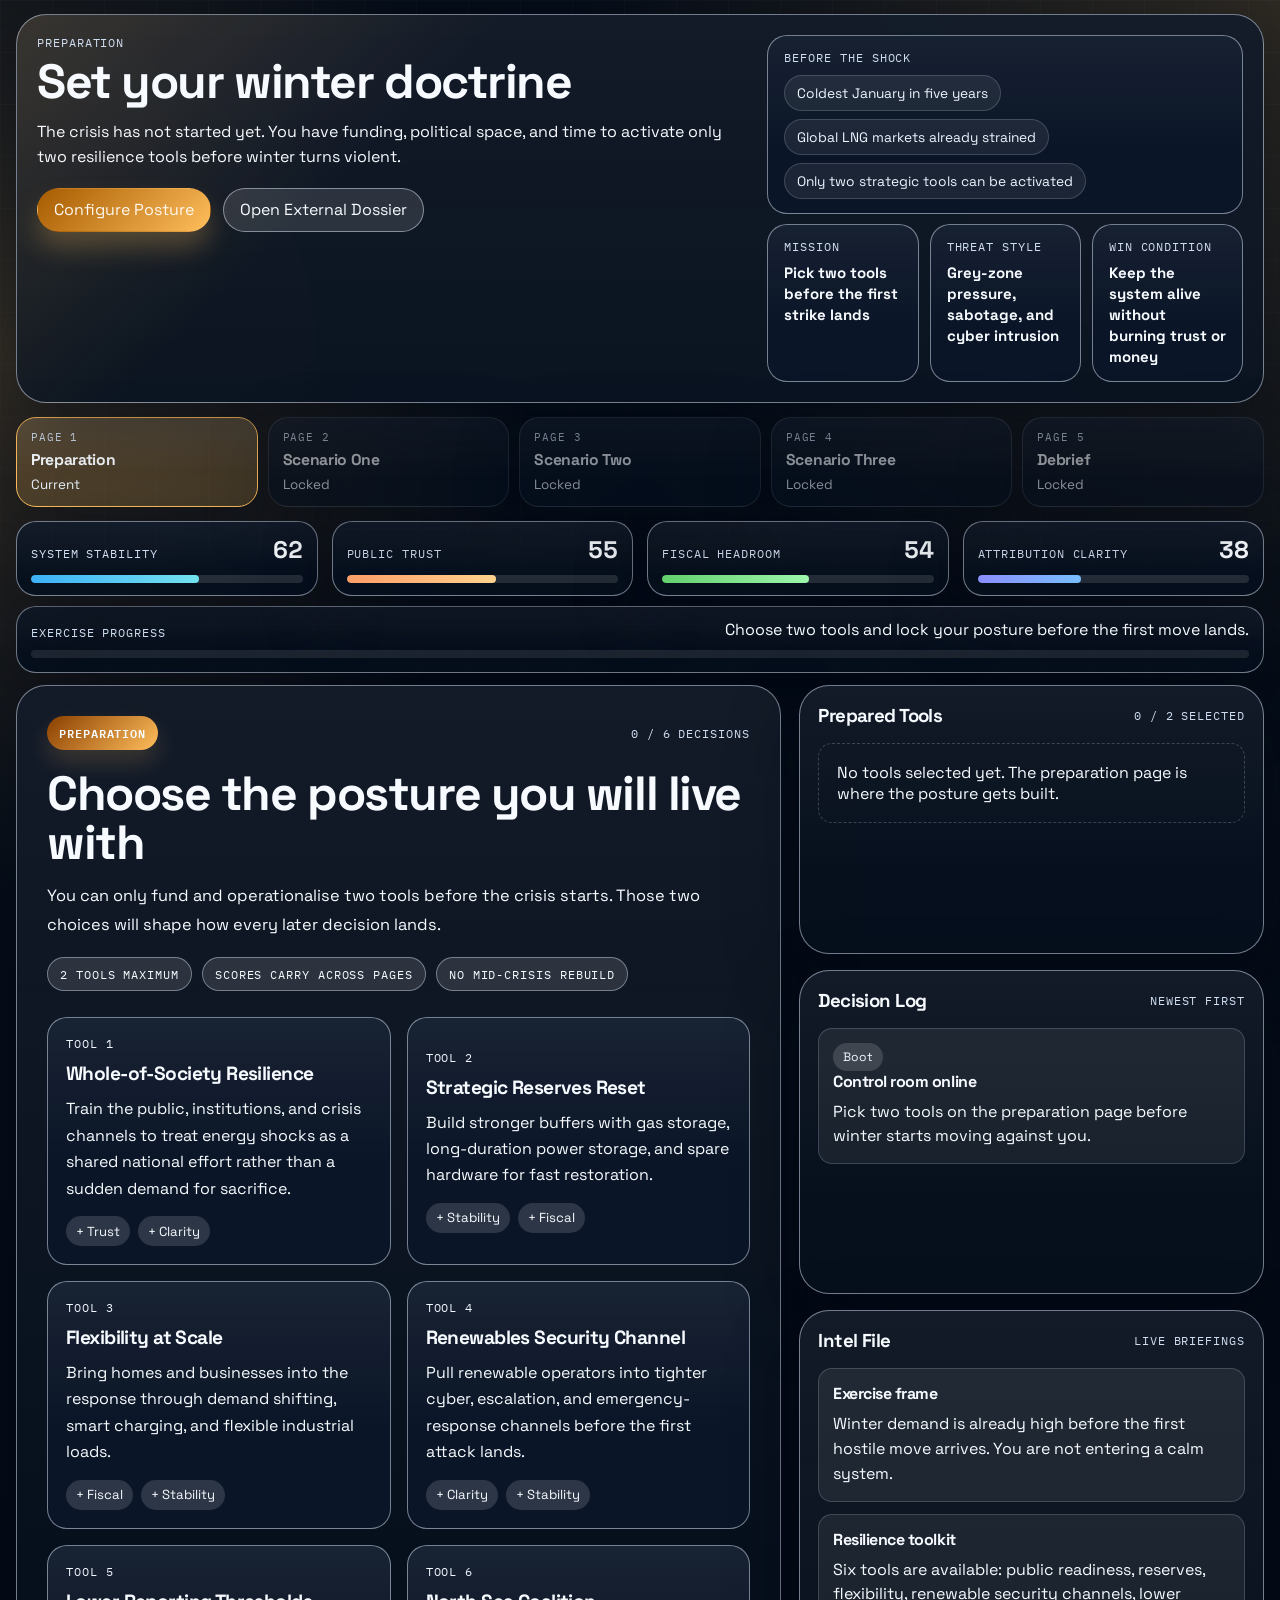
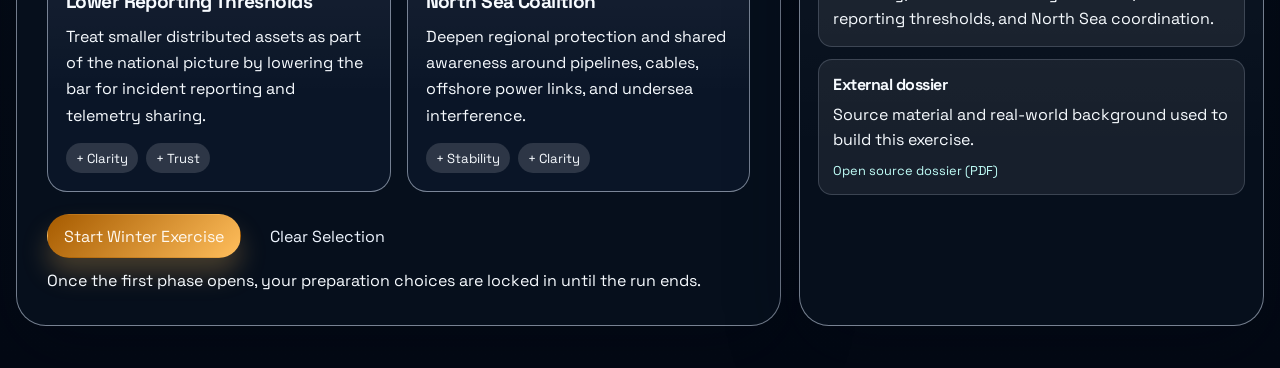
<file: index.html>
<!doctype html>
<html lang="en">
  <head>
    <meta charset="utf-8" />
    <meta name="viewport" content="width=device-width, initial-scale=1" />
    <title>Grey Zone Grid | Preparation</title>
    <link rel="preconnect" href="https://fonts.googleapis.com" />
    <link rel="preconnect" href="https://fonts.gstatic.com" crossorigin />
    <link
      href="https://fonts.googleapis.com/css2?family=IBM+Plex+Mono:wght@400;500;600&family=Space+Grotesk:wght@400;500;700&display=swap"
      rel="stylesheet"
    />
    <link rel="stylesheet" href="styles.css?v=20260312l" />
  </head>
  <body data-page="prep">
    <div class="app-shell">
      <header class="hero">
        <div class="hero-copy">
          <p class="eyebrow" id="pageEyebrow"></p>
          <h1 id="pageHeading"></h1>
          <p class="hero-dek" id="pageDek"></p>
          <div class="hero-actions" id="heroActions"></div>
        </div>

        <div class="hero-side">
          <div class="schematic-card">
            <p class="mini-label" id="pageContextLabel"></p>
            <div class="schematic-grid" aria-hidden="true">
              <span class="schematic-node node-gas"></span>
              <span class="schematic-node node-grid"></span>
              <span class="schematic-node node-wind"></span>
              <span class="schematic-node node-terminal"></span>
              <span class="schematic-line line-one"></span>
              <span class="schematic-line line-two"></span>
              <span class="schematic-line line-three"></span>
            </div>
            <ul class="scenario-list" id="pageContextList"></ul>
          </div>

          <div class="hero-stat-grid" id="pageStatGrid"></div>
        </div>
      </header>

      <nav class="phase-nav" id="phaseNav" aria-label="Game phases"></nav>

      <main class="control-room" id="game">
        <section class="metric-strip" aria-label="Current resilience scores">
          <article class="metric-card metric-stability">
            <div class="metric-head">
              <span class="metric-label">System Stability</span>
              <span class="metric-value" id="metric-stability-value">62</span>
            </div>
            <div class="metric-bar">
              <span class="metric-fill" id="metric-stability-fill"></span>
            </div>
            <p class="metric-copy" id="metric-stability-copy"></p>
          </article>

          <article class="metric-card metric-trust">
            <div class="metric-head">
              <span class="metric-label">Public Trust</span>
              <span class="metric-value" id="metric-trust-value">55</span>
            </div>
            <div class="metric-bar">
              <span class="metric-fill" id="metric-trust-fill"></span>
            </div>
            <p class="metric-copy" id="metric-trust-copy"></p>
          </article>

          <article class="metric-card metric-fiscal">
            <div class="metric-head">
              <span class="metric-label">Fiscal Headroom</span>
              <span class="metric-value" id="metric-fiscal-value">54</span>
            </div>
            <div class="metric-bar">
              <span class="metric-fill" id="metric-fiscal-fill"></span>
            </div>
            <p class="metric-copy" id="metric-fiscal-copy"></p>
          </article>

          <article class="metric-card metric-clarity">
            <div class="metric-head">
              <span class="metric-label">Attribution Clarity</span>
              <span class="metric-value" id="metric-clarity-value">38</span>
            </div>
            <div class="metric-bar">
              <span class="metric-fill" id="metric-clarity-fill"></span>
            </div>
            <p class="metric-copy" id="metric-clarity-copy"></p>
          </article>
        </section>

        <section class="progress-panel">
          <div class="progress-head">
            <p class="mini-label">Exercise Progress</p>
            <p class="progress-text" id="progressText"></p>
          </div>
          <div class="progress-track" aria-hidden="true">
            <span class="progress-fill" id="progressFill"></span>
          </div>
        </section>

        <section class="room-grid">
          <section class="stage-panel" aria-live="polite">
            <div class="stage-header">
              <span class="phase-chip" id="phaseChip"></span>
              <span class="event-counter" id="eventCounter"></span>
            </div>
            <h2 class="stage-title" id="stageTitle"></h2>
            <p class="stage-lead" id="stageLead"></p>
            <div class="signal-row" id="signalRow"></div>
            <div class="stage-body" id="stageBody"></div>
          </section>

          <aside class="sidebar">
            <section class="panel">
              <div class="panel-head">
                <h3>Prepared Tools</h3>
                <span class="panel-meta" id="toolCounter"></span>
              </div>
              <div class="tool-summary" id="toolSummary"></div>
            </section>

            <section class="panel">
              <div class="panel-head">
                <h3>Decision Log</h3>
                <span class="panel-meta">Newest first</span>
              </div>
              <div class="log-list" id="decisionLog"></div>
            </section>

            <section class="panel">
              <div class="panel-head">
                <h3>Intel File</h3>
                <span class="panel-meta">Live briefings</span>
              </div>
              <div class="source-list" id="sourceList"></div>
            </section>
          </aside>
        </section>
      </main>
    </div>

    <script src="app.js?v=20260312j"></script>
  </body>
</html>
</file>
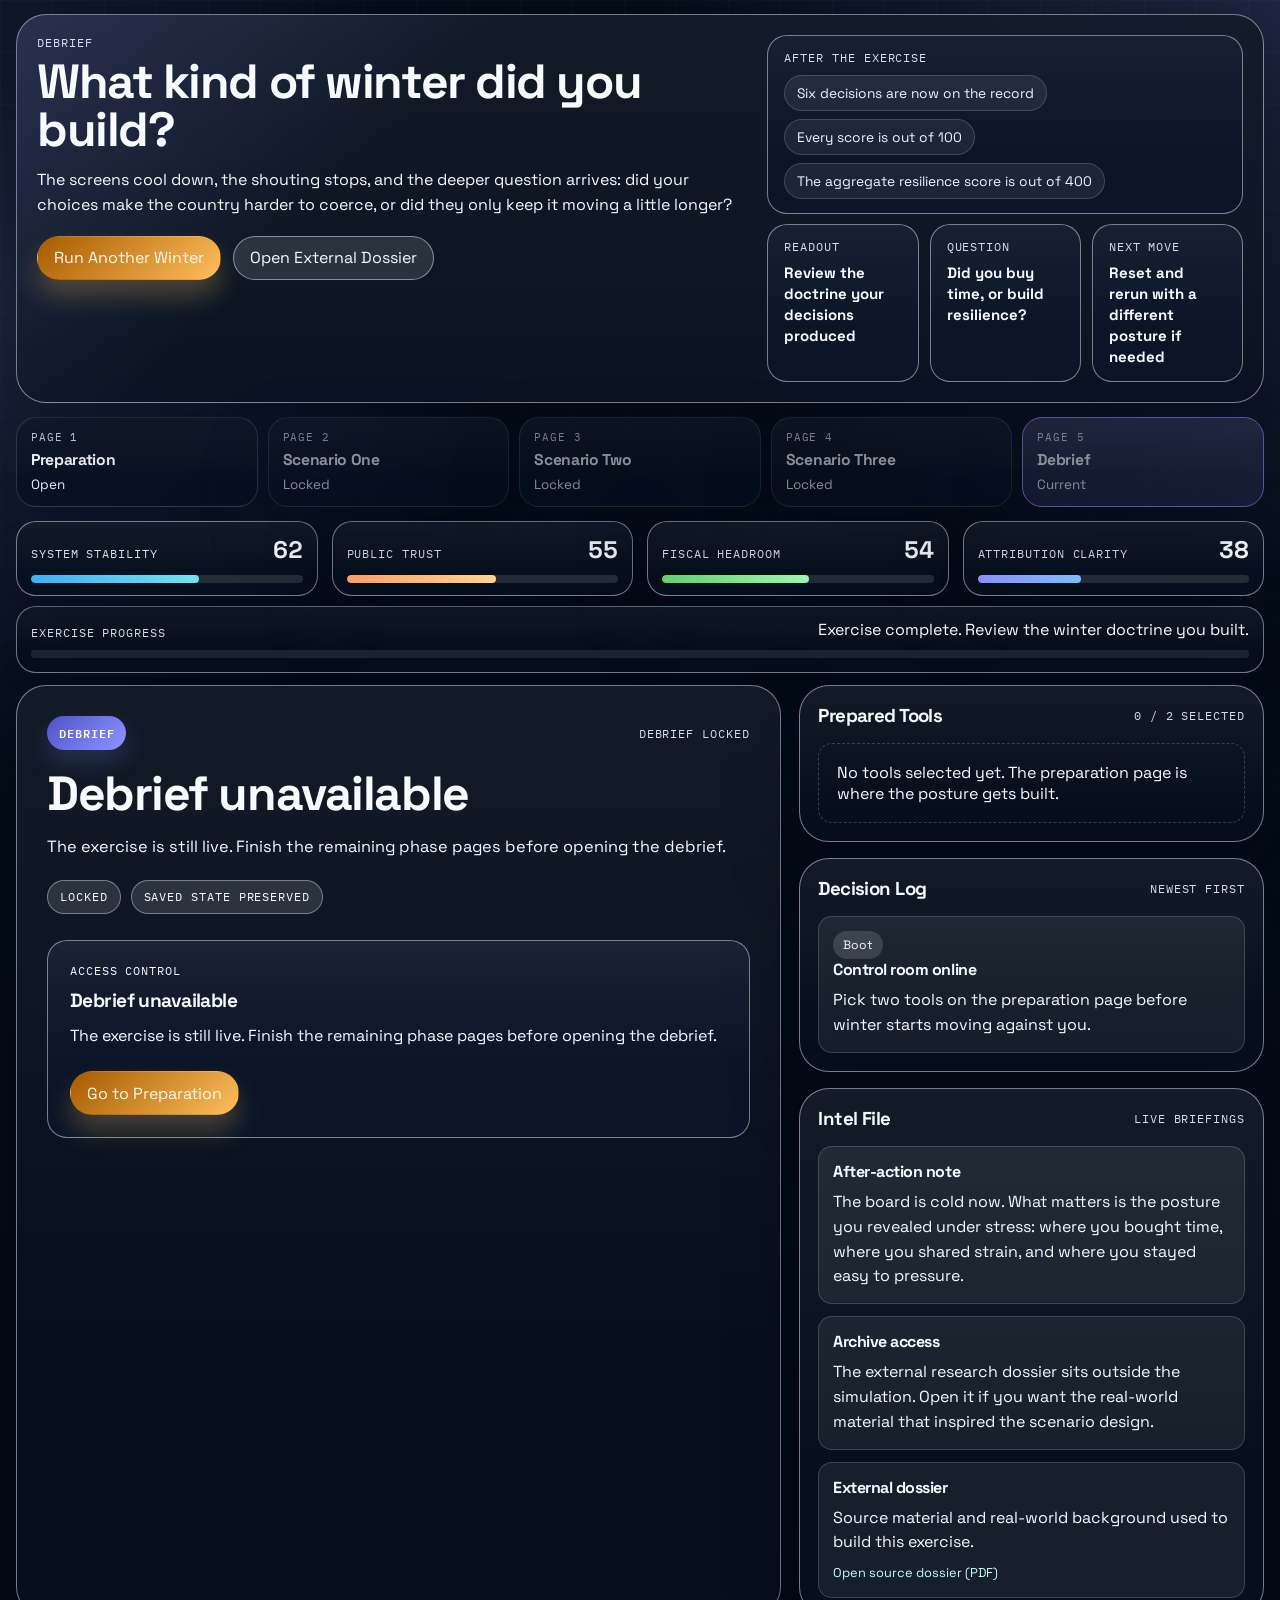
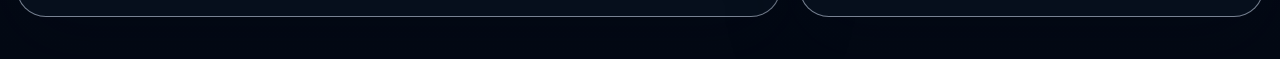
<file: debrief.html>
<!doctype html>
<html lang="en">
  <head>
    <meta charset="utf-8" />
    <meta name="viewport" content="width=device-width, initial-scale=1" />
    <title>Grey Zone Grid | Debrief</title>
    <link rel="preconnect" href="https://fonts.googleapis.com" />
    <link rel="preconnect" href="https://fonts.gstatic.com" crossorigin />
    <link
      href="https://fonts.googleapis.com/css2?family=IBM+Plex+Mono:wght@400;500;600&family=Space+Grotesk:wght@400;500;700&display=swap"
      rel="stylesheet"
    />
    <link rel="stylesheet" href="styles.css?v=20260312l" />
  </head>
  <body data-page="debrief">
    <div class="app-shell">
      <header class="hero">
        <div class="hero-copy">
          <p class="eyebrow" id="pageEyebrow"></p>
          <h1 id="pageHeading"></h1>
          <p class="hero-dek" id="pageDek"></p>
          <div class="hero-actions" id="heroActions"></div>
        </div>
        <div class="hero-side">
          <div class="schematic-card">
            <p class="mini-label" id="pageContextLabel"></p>
            <div class="schematic-grid" aria-hidden="true">
              <span class="schematic-node node-gas"></span>
              <span class="schematic-node node-grid"></span>
              <span class="schematic-node node-wind"></span>
              <span class="schematic-node node-terminal"></span>
              <span class="schematic-line line-one"></span>
              <span class="schematic-line line-two"></span>
              <span class="schematic-line line-three"></span>
            </div>
            <ul class="scenario-list" id="pageContextList"></ul>
          </div>
          <div class="hero-stat-grid" id="pageStatGrid"></div>
        </div>
      </header>
      <nav class="phase-nav" id="phaseNav" aria-label="Game phases"></nav>
      <main class="control-room" id="game">
        <section class="metric-strip" aria-label="Current resilience scores">
          <article class="metric-card metric-stability"><div class="metric-head"><span class="metric-label">System Stability</span><span class="metric-value" id="metric-stability-value">62</span></div><div class="metric-bar"><span class="metric-fill" id="metric-stability-fill"></span></div><p class="metric-copy" id="metric-stability-copy"></p></article>
          <article class="metric-card metric-trust"><div class="metric-head"><span class="metric-label">Public Trust</span><span class="metric-value" id="metric-trust-value">55</span></div><div class="metric-bar"><span class="metric-fill" id="metric-trust-fill"></span></div><p class="metric-copy" id="metric-trust-copy"></p></article>
          <article class="metric-card metric-fiscal"><div class="metric-head"><span class="metric-label">Fiscal Headroom</span><span class="metric-value" id="metric-fiscal-value">54</span></div><div class="metric-bar"><span class="metric-fill" id="metric-fiscal-fill"></span></div><p class="metric-copy" id="metric-fiscal-copy"></p></article>
          <article class="metric-card metric-clarity"><div class="metric-head"><span class="metric-label">Attribution Clarity</span><span class="metric-value" id="metric-clarity-value">38</span></div><div class="metric-bar"><span class="metric-fill" id="metric-clarity-fill"></span></div><p class="metric-copy" id="metric-clarity-copy"></p></article>
        </section>
        <section class="progress-panel"><div class="progress-head"><p class="mini-label">Exercise Progress</p><p class="progress-text" id="progressText"></p></div><div class="progress-track" aria-hidden="true"><span class="progress-fill" id="progressFill"></span></div></section>
        <section class="room-grid">
          <section class="stage-panel" aria-live="polite"><div class="stage-header"><span class="phase-chip" id="phaseChip"></span><span class="event-counter" id="eventCounter"></span></div><h2 class="stage-title" id="stageTitle"></h2><p class="stage-lead" id="stageLead"></p><div class="signal-row" id="signalRow"></div><div class="stage-body" id="stageBody"></div></section>
          <aside class="sidebar">
            <section class="panel"><div class="panel-head"><h3>Prepared Tools</h3><span class="panel-meta" id="toolCounter"></span></div><div class="tool-summary" id="toolSummary"></div></section>
            <section class="panel"><div class="panel-head"><h3>Decision Log</h3><span class="panel-meta">Newest first</span></div><div class="log-list" id="decisionLog"></div></section>
            <section class="panel"><div class="panel-head"><h3>Intel File</h3><span class="panel-meta">Live briefings</span></div><div class="source-list" id="sourceList"></div></section>
          </aside>
        </section>
      </main>
    </div>
    <script src="app.js?v=20260312j"></script>
  </body>
</html>
</file>
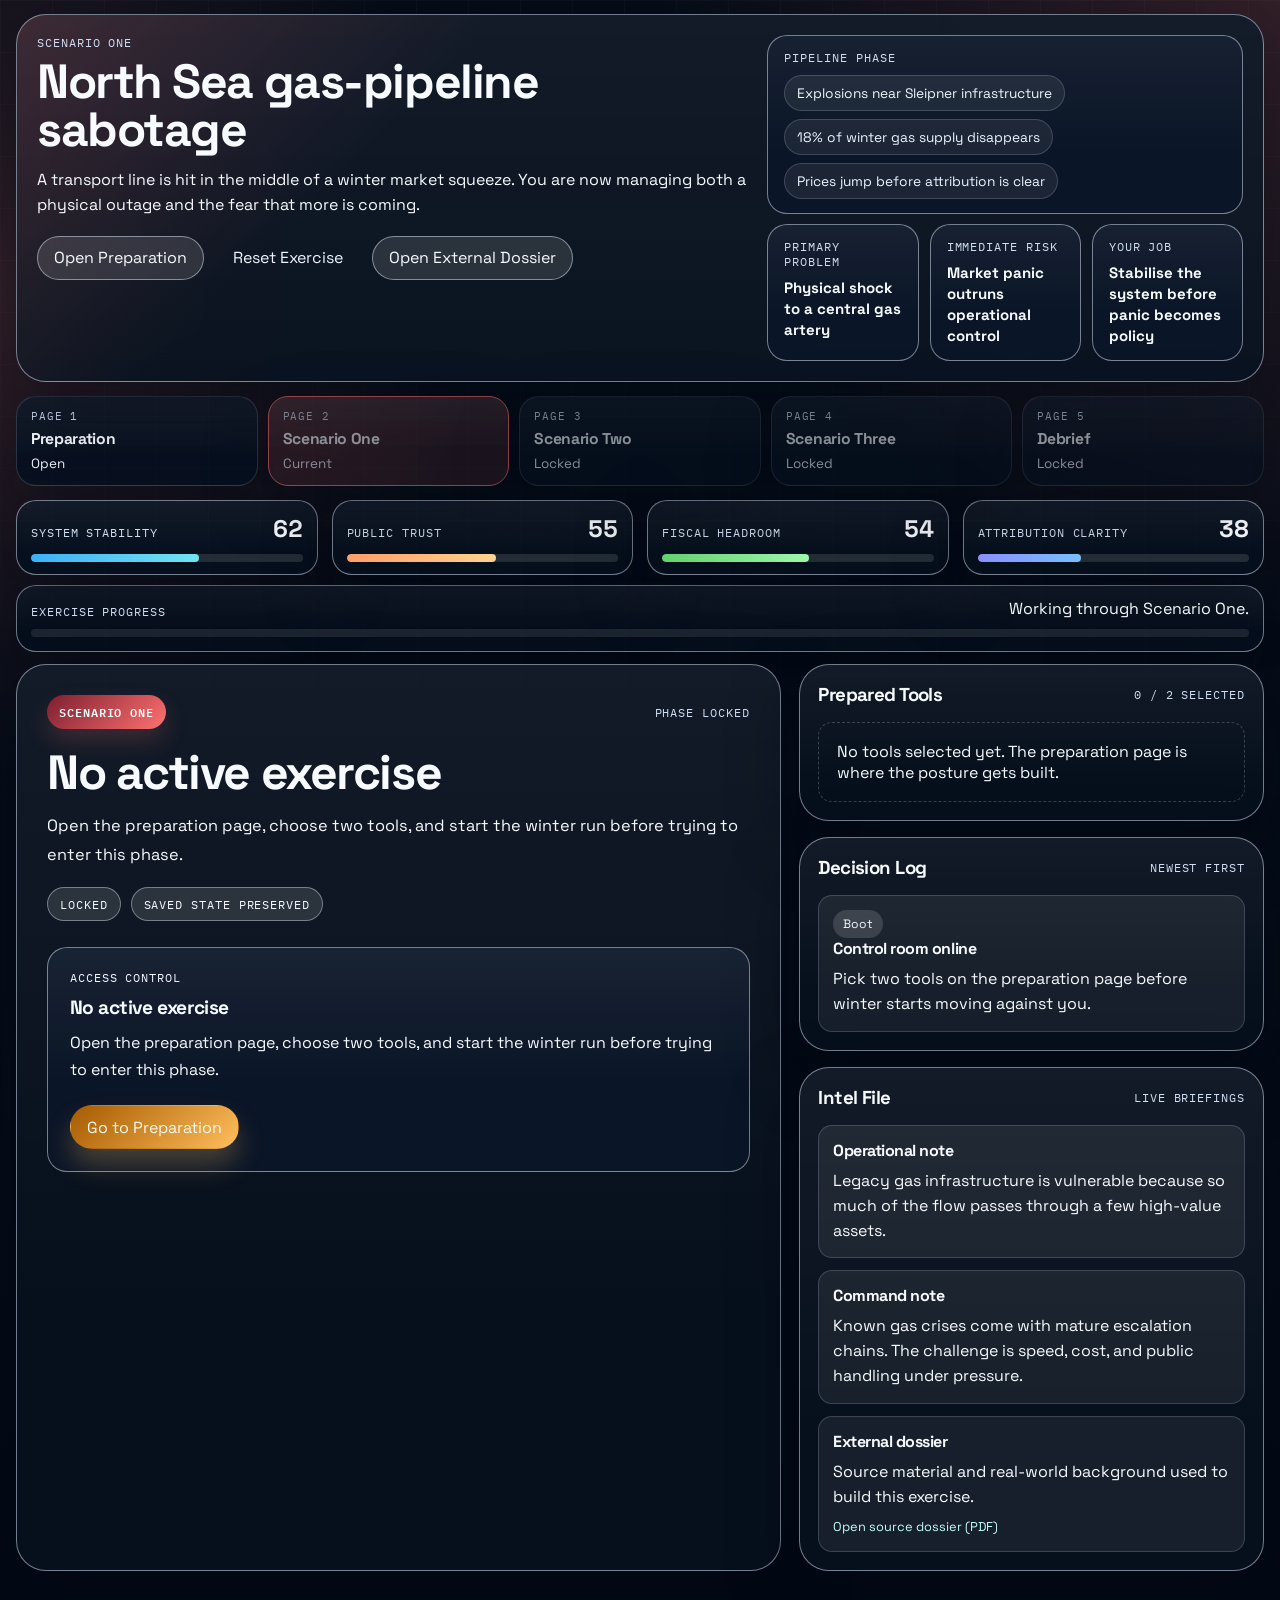
<file: scenario-one.html>
<!doctype html>
<html lang="en">
  <head>
    <meta charset="utf-8" />
    <meta name="viewport" content="width=device-width, initial-scale=1" />
    <title>Grey Zone Grid | Scenario One</title>
    <link rel="preconnect" href="https://fonts.googleapis.com" />
    <link rel="preconnect" href="https://fonts.gstatic.com" crossorigin />
    <link
      href="https://fonts.googleapis.com/css2?family=IBM+Plex+Mono:wght@400;500;600&family=Space+Grotesk:wght@400;500;700&display=swap"
      rel="stylesheet"
    />
    <link rel="stylesheet" href="styles.css?v=20260312l" />
  </head>
  <body data-page="scenario-one">
    <div class="app-shell">
      <header class="hero">
        <div class="hero-copy">
          <p class="eyebrow" id="pageEyebrow"></p>
          <h1 id="pageHeading"></h1>
          <p class="hero-dek" id="pageDek"></p>
          <div class="hero-actions" id="heroActions"></div>
        </div>
        <div class="hero-side">
          <div class="schematic-card">
            <p class="mini-label" id="pageContextLabel"></p>
            <div class="schematic-grid" aria-hidden="true">
              <span class="schematic-node node-gas"></span>
              <span class="schematic-node node-grid"></span>
              <span class="schematic-node node-wind"></span>
              <span class="schematic-node node-terminal"></span>
              <span class="schematic-line line-one"></span>
              <span class="schematic-line line-two"></span>
              <span class="schematic-line line-three"></span>
            </div>
            <ul class="scenario-list" id="pageContextList"></ul>
          </div>
          <div class="hero-stat-grid" id="pageStatGrid"></div>
        </div>
      </header>
      <nav class="phase-nav" id="phaseNav" aria-label="Game phases"></nav>
      <main class="control-room" id="game">
        <section class="metric-strip" aria-label="Current resilience scores">
          <article class="metric-card metric-stability"><div class="metric-head"><span class="metric-label">System Stability</span><span class="metric-value" id="metric-stability-value">62</span></div><div class="metric-bar"><span class="metric-fill" id="metric-stability-fill"></span></div><p class="metric-copy" id="metric-stability-copy"></p></article>
          <article class="metric-card metric-trust"><div class="metric-head"><span class="metric-label">Public Trust</span><span class="metric-value" id="metric-trust-value">55</span></div><div class="metric-bar"><span class="metric-fill" id="metric-trust-fill"></span></div><p class="metric-copy" id="metric-trust-copy"></p></article>
          <article class="metric-card metric-fiscal"><div class="metric-head"><span class="metric-label">Fiscal Headroom</span><span class="metric-value" id="metric-fiscal-value">54</span></div><div class="metric-bar"><span class="metric-fill" id="metric-fiscal-fill"></span></div><p class="metric-copy" id="metric-fiscal-copy"></p></article>
          <article class="metric-card metric-clarity"><div class="metric-head"><span class="metric-label">Attribution Clarity</span><span class="metric-value" id="metric-clarity-value">38</span></div><div class="metric-bar"><span class="metric-fill" id="metric-clarity-fill"></span></div><p class="metric-copy" id="metric-clarity-copy"></p></article>
        </section>
        <section class="progress-panel"><div class="progress-head"><p class="mini-label">Exercise Progress</p><p class="progress-text" id="progressText"></p></div><div class="progress-track" aria-hidden="true"><span class="progress-fill" id="progressFill"></span></div></section>
        <section class="room-grid">
          <section class="stage-panel" aria-live="polite"><div class="stage-header"><span class="phase-chip" id="phaseChip"></span><span class="event-counter" id="eventCounter"></span></div><h2 class="stage-title" id="stageTitle"></h2><p class="stage-lead" id="stageLead"></p><div class="signal-row" id="signalRow"></div><div class="stage-body" id="stageBody"></div></section>
          <aside class="sidebar">
            <section class="panel"><div class="panel-head"><h3>Prepared Tools</h3><span class="panel-meta" id="toolCounter"></span></div><div class="tool-summary" id="toolSummary"></div></section>
            <section class="panel"><div class="panel-head"><h3>Decision Log</h3><span class="panel-meta">Newest first</span></div><div class="log-list" id="decisionLog"></div></section>
            <section class="panel"><div class="panel-head"><h3>Intel File</h3><span class="panel-meta">Live briefings</span></div><div class="source-list" id="sourceList"></div></section>
          </aside>
        </section>
      </main>
    </div>
    <script src="app.js?v=20260312j"></script>
  </body>
</html>
</file>
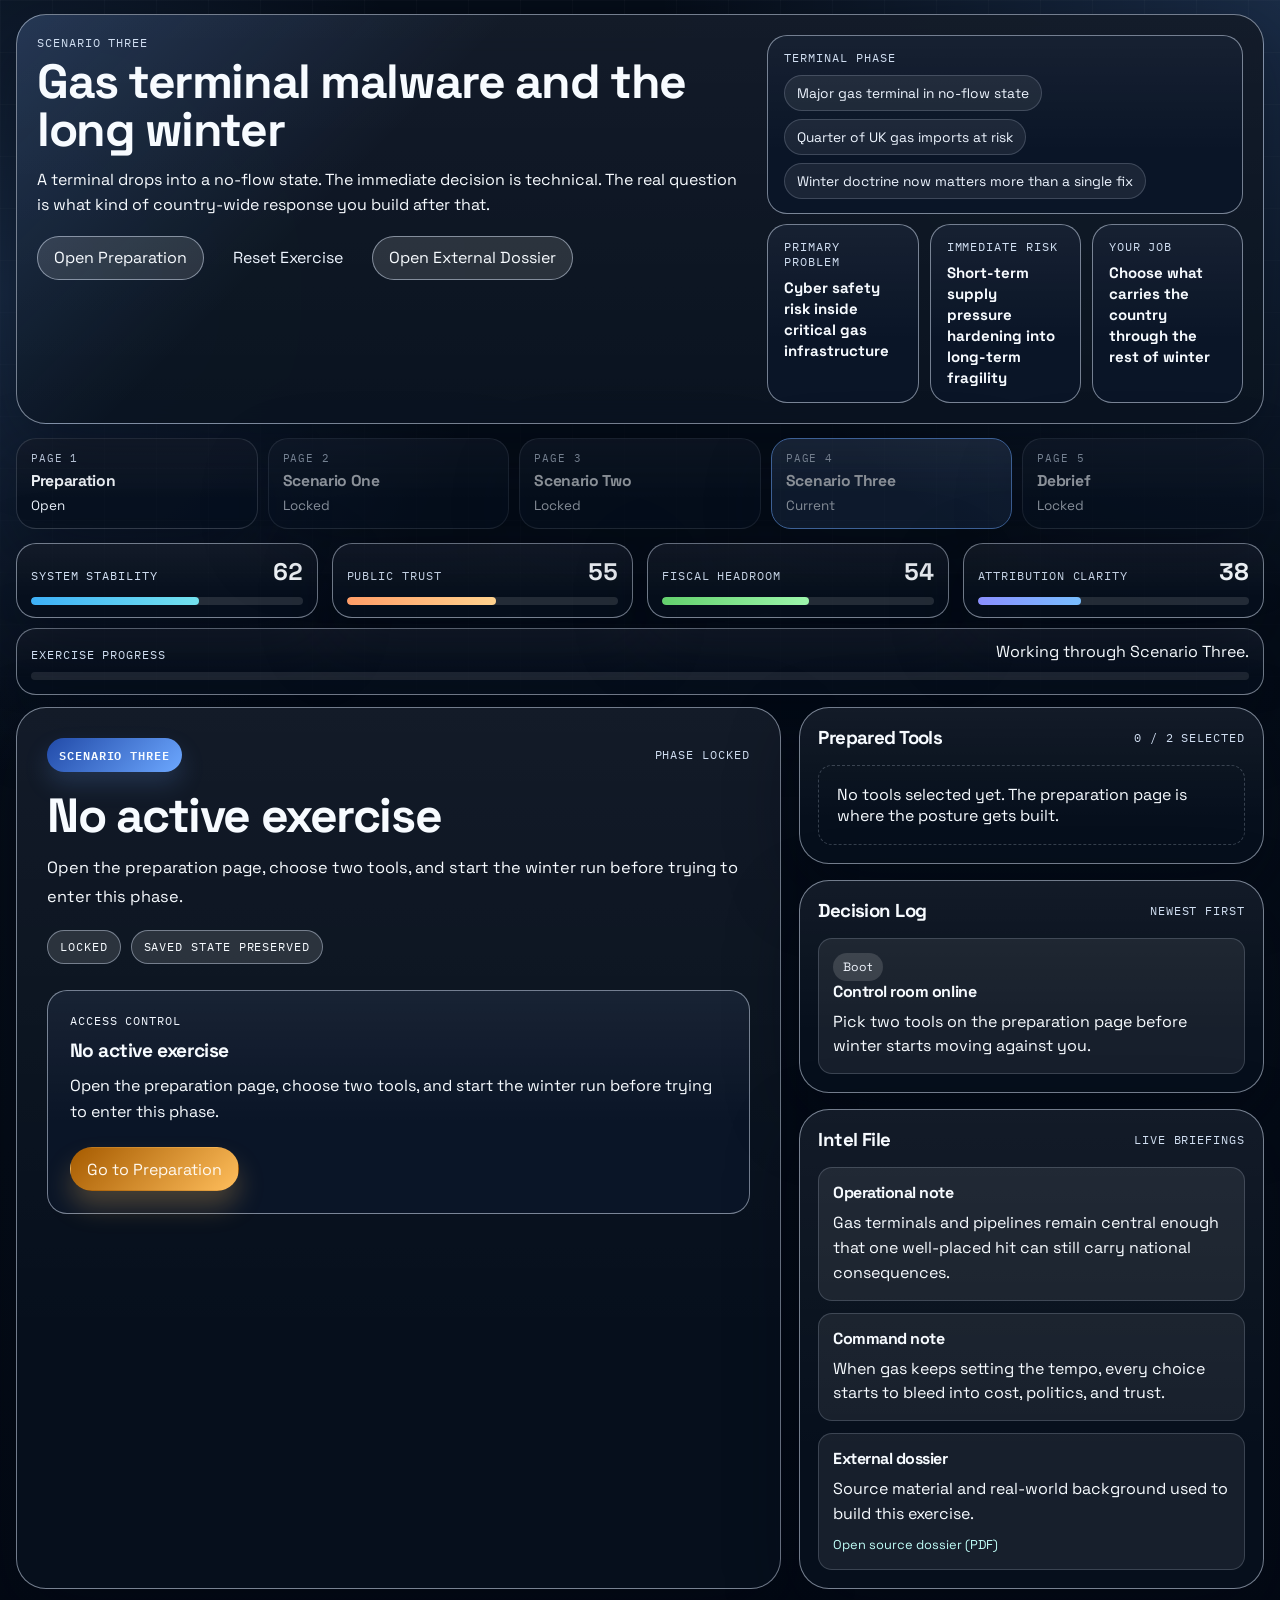
<file: scenario-three.html>
<!doctype html>
<html lang="en">
  <head>
    <meta charset="utf-8" />
    <meta name="viewport" content="width=device-width, initial-scale=1" />
    <title>Grey Zone Grid | Scenario Three</title>
    <link rel="preconnect" href="https://fonts.googleapis.com" />
    <link rel="preconnect" href="https://fonts.gstatic.com" crossorigin />
    <link
      href="https://fonts.googleapis.com/css2?family=IBM+Plex+Mono:wght@400;500;600&family=Space+Grotesk:wght@400;500;700&display=swap"
      rel="stylesheet"
    />
    <link rel="stylesheet" href="styles.css?v=20260312l" />
  </head>
  <body data-page="scenario-three">
    <div class="app-shell">
      <header class="hero">
        <div class="hero-copy">
          <p class="eyebrow" id="pageEyebrow"></p>
          <h1 id="pageHeading"></h1>
          <p class="hero-dek" id="pageDek"></p>
          <div class="hero-actions" id="heroActions"></div>
        </div>
        <div class="hero-side">
          <div class="schematic-card">
            <p class="mini-label" id="pageContextLabel"></p>
            <div class="schematic-grid" aria-hidden="true">
              <span class="schematic-node node-gas"></span>
              <span class="schematic-node node-grid"></span>
              <span class="schematic-node node-wind"></span>
              <span class="schematic-node node-terminal"></span>
              <span class="schematic-line line-one"></span>
              <span class="schematic-line line-two"></span>
              <span class="schematic-line line-three"></span>
            </div>
            <ul class="scenario-list" id="pageContextList"></ul>
          </div>
          <div class="hero-stat-grid" id="pageStatGrid"></div>
        </div>
      </header>
      <nav class="phase-nav" id="phaseNav" aria-label="Game phases"></nav>
      <main class="control-room" id="game">
        <section class="metric-strip" aria-label="Current resilience scores">
          <article class="metric-card metric-stability"><div class="metric-head"><span class="metric-label">System Stability</span><span class="metric-value" id="metric-stability-value">62</span></div><div class="metric-bar"><span class="metric-fill" id="metric-stability-fill"></span></div><p class="metric-copy" id="metric-stability-copy"></p></article>
          <article class="metric-card metric-trust"><div class="metric-head"><span class="metric-label">Public Trust</span><span class="metric-value" id="metric-trust-value">55</span></div><div class="metric-bar"><span class="metric-fill" id="metric-trust-fill"></span></div><p class="metric-copy" id="metric-trust-copy"></p></article>
          <article class="metric-card metric-fiscal"><div class="metric-head"><span class="metric-label">Fiscal Headroom</span><span class="metric-value" id="metric-fiscal-value">54</span></div><div class="metric-bar"><span class="metric-fill" id="metric-fiscal-fill"></span></div><p class="metric-copy" id="metric-fiscal-copy"></p></article>
          <article class="metric-card metric-clarity"><div class="metric-head"><span class="metric-label">Attribution Clarity</span><span class="metric-value" id="metric-clarity-value">38</span></div><div class="metric-bar"><span class="metric-fill" id="metric-clarity-fill"></span></div><p class="metric-copy" id="metric-clarity-copy"></p></article>
        </section>
        <section class="progress-panel"><div class="progress-head"><p class="mini-label">Exercise Progress</p><p class="progress-text" id="progressText"></p></div><div class="progress-track" aria-hidden="true"><span class="progress-fill" id="progressFill"></span></div></section>
        <section class="room-grid">
          <section class="stage-panel" aria-live="polite"><div class="stage-header"><span class="phase-chip" id="phaseChip"></span><span class="event-counter" id="eventCounter"></span></div><h2 class="stage-title" id="stageTitle"></h2><p class="stage-lead" id="stageLead"></p><div class="signal-row" id="signalRow"></div><div class="stage-body" id="stageBody"></div></section>
          <aside class="sidebar">
            <section class="panel"><div class="panel-head"><h3>Prepared Tools</h3><span class="panel-meta" id="toolCounter"></span></div><div class="tool-summary" id="toolSummary"></div></section>
            <section class="panel"><div class="panel-head"><h3>Decision Log</h3><span class="panel-meta">Newest first</span></div><div class="log-list" id="decisionLog"></div></section>
            <section class="panel"><div class="panel-head"><h3>Intel File</h3><span class="panel-meta">Live briefings</span></div><div class="source-list" id="sourceList"></div></section>
          </aside>
        </section>
      </main>
    </div>
    <script src="app.js?v=20260312j"></script>
  </body>
</html>
</file>
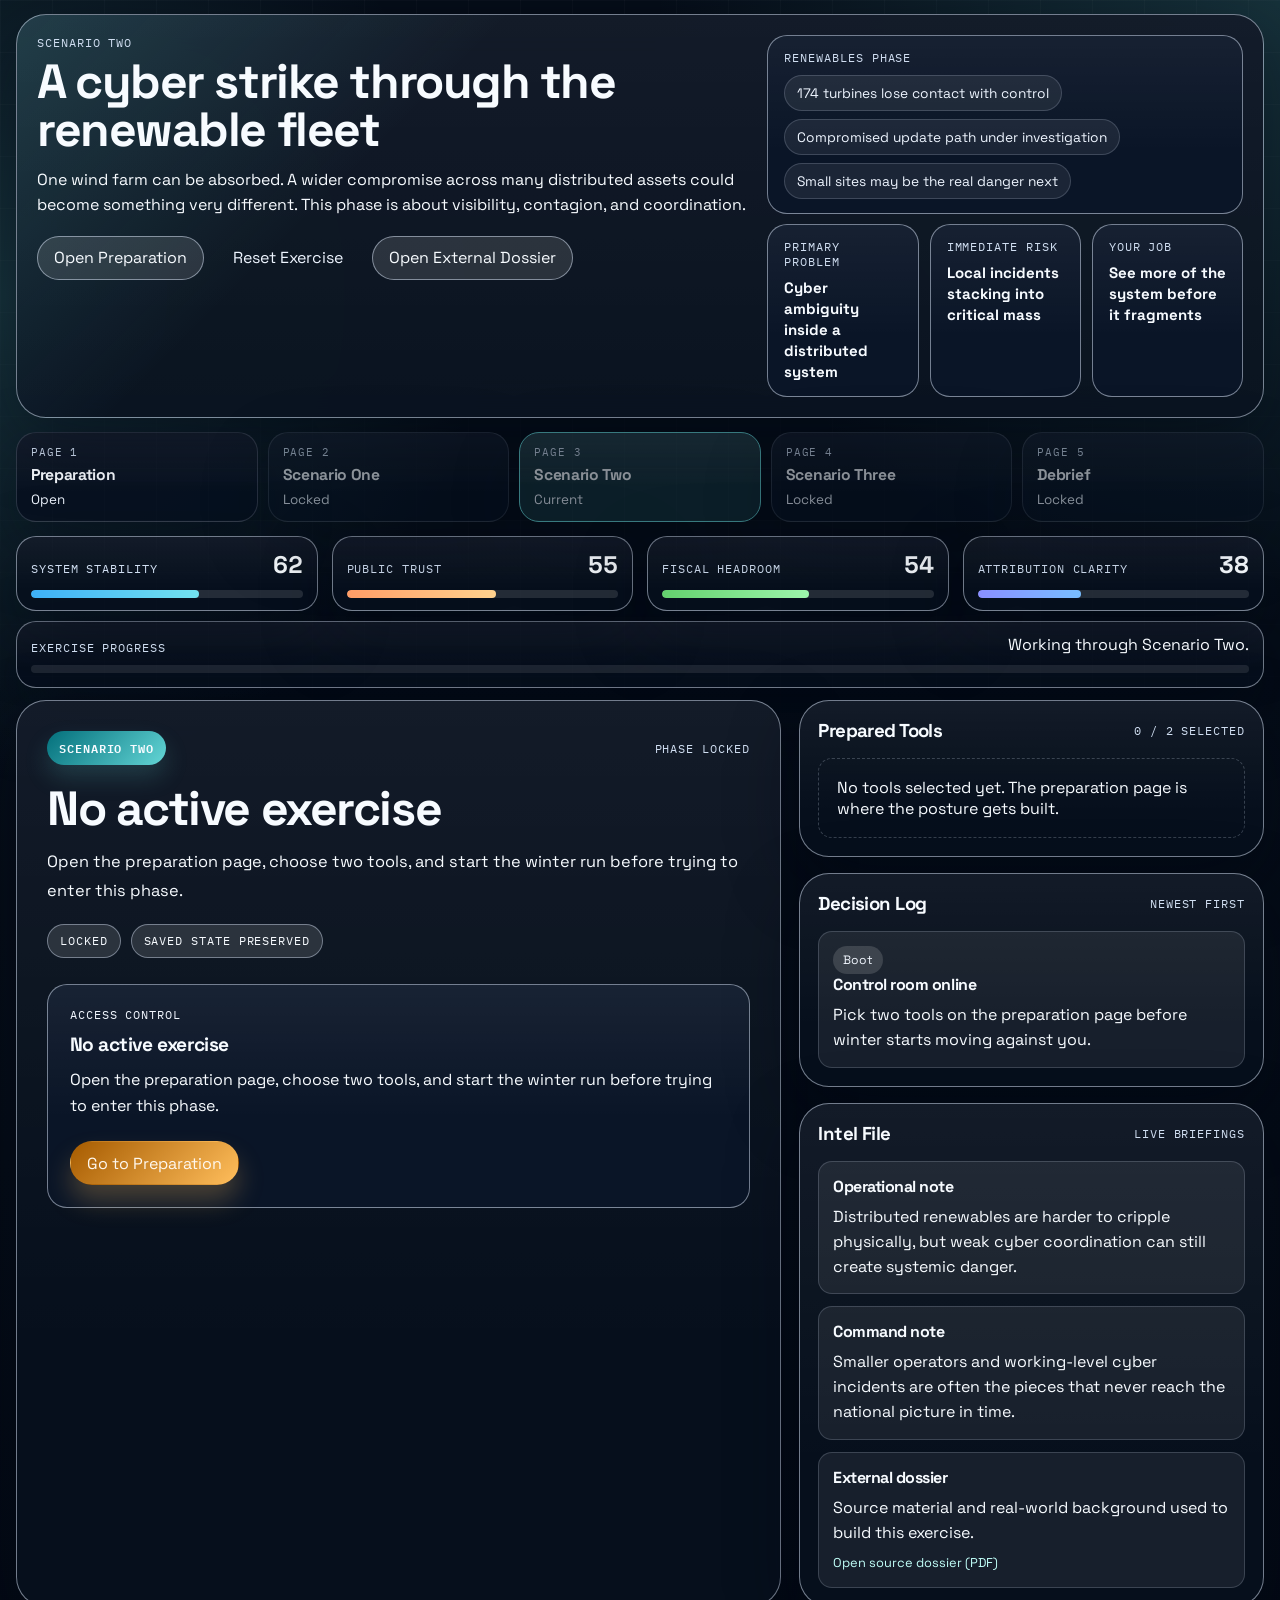
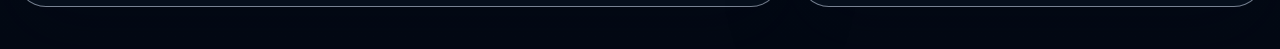
<file: scenario-two.html>
<!doctype html>
<html lang="en">
  <head>
    <meta charset="utf-8" />
    <meta name="viewport" content="width=device-width, initial-scale=1" />
    <title>Grey Zone Grid | Scenario Two</title>
    <link rel="preconnect" href="https://fonts.googleapis.com" />
    <link rel="preconnect" href="https://fonts.gstatic.com" crossorigin />
    <link
      href="https://fonts.googleapis.com/css2?family=IBM+Plex+Mono:wght@400;500;600&family=Space+Grotesk:wght@400;500;700&display=swap"
      rel="stylesheet"
    />
    <link rel="stylesheet" href="styles.css?v=20260312l" />
  </head>
  <body data-page="scenario-two">
    <div class="app-shell">
      <header class="hero">
        <div class="hero-copy">
          <p class="eyebrow" id="pageEyebrow"></p>
          <h1 id="pageHeading"></h1>
          <p class="hero-dek" id="pageDek"></p>
          <div class="hero-actions" id="heroActions"></div>
        </div>
        <div class="hero-side">
          <div class="schematic-card">
            <p class="mini-label" id="pageContextLabel"></p>
            <div class="schematic-grid" aria-hidden="true">
              <span class="schematic-node node-gas"></span>
              <span class="schematic-node node-grid"></span>
              <span class="schematic-node node-wind"></span>
              <span class="schematic-node node-terminal"></span>
              <span class="schematic-line line-one"></span>
              <span class="schematic-line line-two"></span>
              <span class="schematic-line line-three"></span>
            </div>
            <ul class="scenario-list" id="pageContextList"></ul>
          </div>
          <div class="hero-stat-grid" id="pageStatGrid"></div>
        </div>
      </header>
      <nav class="phase-nav" id="phaseNav" aria-label="Game phases"></nav>
      <main class="control-room" id="game">
        <section class="metric-strip" aria-label="Current resilience scores">
          <article class="metric-card metric-stability"><div class="metric-head"><span class="metric-label">System Stability</span><span class="metric-value" id="metric-stability-value">62</span></div><div class="metric-bar"><span class="metric-fill" id="metric-stability-fill"></span></div><p class="metric-copy" id="metric-stability-copy"></p></article>
          <article class="metric-card metric-trust"><div class="metric-head"><span class="metric-label">Public Trust</span><span class="metric-value" id="metric-trust-value">55</span></div><div class="metric-bar"><span class="metric-fill" id="metric-trust-fill"></span></div><p class="metric-copy" id="metric-trust-copy"></p></article>
          <article class="metric-card metric-fiscal"><div class="metric-head"><span class="metric-label">Fiscal Headroom</span><span class="metric-value" id="metric-fiscal-value">54</span></div><div class="metric-bar"><span class="metric-fill" id="metric-fiscal-fill"></span></div><p class="metric-copy" id="metric-fiscal-copy"></p></article>
          <article class="metric-card metric-clarity"><div class="metric-head"><span class="metric-label">Attribution Clarity</span><span class="metric-value" id="metric-clarity-value">38</span></div><div class="metric-bar"><span class="metric-fill" id="metric-clarity-fill"></span></div><p class="metric-copy" id="metric-clarity-copy"></p></article>
        </section>
        <section class="progress-panel"><div class="progress-head"><p class="mini-label">Exercise Progress</p><p class="progress-text" id="progressText"></p></div><div class="progress-track" aria-hidden="true"><span class="progress-fill" id="progressFill"></span></div></section>
        <section class="room-grid">
          <section class="stage-panel" aria-live="polite"><div class="stage-header"><span class="phase-chip" id="phaseChip"></span><span class="event-counter" id="eventCounter"></span></div><h2 class="stage-title" id="stageTitle"></h2><p class="stage-lead" id="stageLead"></p><div class="signal-row" id="signalRow"></div><div class="stage-body" id="stageBody"></div></section>
          <aside class="sidebar">
            <section class="panel"><div class="panel-head"><h3>Prepared Tools</h3><span class="panel-meta" id="toolCounter"></span></div><div class="tool-summary" id="toolSummary"></div></section>
            <section class="panel"><div class="panel-head"><h3>Decision Log</h3><span class="panel-meta">Newest first</span></div><div class="log-list" id="decisionLog"></div></section>
            <section class="panel"><div class="panel-head"><h3>Intel File</h3><span class="panel-meta">Live briefings</span></div><div class="source-list" id="sourceList"></div></section>
          </aside>
        </section>
      </main>
    </div>
    <script src="app.js?v=20260312j"></script>
  </body>
</html>
</file>
<file: styles.css>
:root {
  --bg: #07111f;
  --bg-alt: #0d1a2d;
  --panel: rgba(7, 16, 30, 0.96);
  --panel-strong: rgba(11, 22, 40, 0.99);
  --panel-soft: rgba(255, 255, 255, 0.05);
  --line: rgba(189, 210, 236, 0.24);
  --line-strong: rgba(221, 234, 252, 0.5);
  --ink: #f7fbff;
  --muted: #d0def1;
  --muted-strong: #eef5ff;
  --muted-soft: #afc2db;
  --teal: #64d6d6;
  --amber: #ffbe5c;
  --red: #ff7270;
  --green: #59cf84;
  --blue: #6da8ff;
  --violet: #8d95ff;
  --tag-ink: #f2f7ff;
  --phase-glow: rgba(255, 190, 92, 0.16);
  --phase-chip-start: #8a3f00;
  --phase-chip-end: #ffbe5c;
  --phase-soft: rgba(255, 190, 92, 0.18);
  --shadow: 0 24px 70px rgba(1, 8, 19, 0.42);
  --radius-xl: 30px;
  --radius-lg: 20px;
  --radius-md: 14px;
  --radius-sm: 10px;
}

* {
  box-sizing: border-box;
}

html {
  scroll-behavior: smooth;
}

html,
body {
  margin: 0;
  min-height: 100%;
}

body {
  color: var(--ink);
  font-family: "Space Grotesk", system-ui, sans-serif;
  background:
    radial-gradient(circle at top right, var(--phase-glow), transparent 30%),
    radial-gradient(circle at left 18%, var(--phase-soft), transparent 26%),
    linear-gradient(180deg, #050d18 0%, #050d18 40%, #030914 100%);
}

body[data-page="prep"] {
  --phase-glow: rgba(255, 190, 92, 0.16);
  --phase-chip-start: #8a3f00;
  --phase-chip-end: #ffbe5c;
  --phase-soft: rgba(255, 190, 92, 0.18);
}

body[data-page="scenario-one"] {
  --phase-glow: rgba(255, 114, 112, 0.18);
  --phase-chip-start: #7d1e2f;
  --phase-chip-end: #ff7270;
  --phase-soft: rgba(255, 114, 112, 0.18);
}

body[data-page="scenario-two"] {
  --phase-glow: rgba(100, 214, 214, 0.18);
  --phase-chip-start: #036f7b;
  --phase-chip-end: #64d6d6;
  --phase-soft: rgba(100, 214, 214, 0.18);
}

body[data-page="scenario-three"] {
  --phase-glow: rgba(109, 168, 255, 0.2);
  --phase-chip-start: #214aa8;
  --phase-chip-end: #6da8ff;
  --phase-soft: rgba(109, 168, 255, 0.18);
}

body[data-page="debrief"] {
  --phase-glow: rgba(141, 149, 255, 0.18);
  --phase-chip-start: #4f52c6;
  --phase-chip-end: #8d95ff;
  --phase-soft: rgba(141, 149, 255, 0.18);
}

body::before {
  content: "";
  position: fixed;
  inset: 0;
  pointer-events: none;
  background:
    linear-gradient(rgba(255, 255, 255, 0.03) 1px, transparent 1px),
    linear-gradient(90deg, rgba(255, 255, 255, 0.03) 1px, transparent 1px);
  background-size: 52px 52px;
  mask-image: linear-gradient(180deg, rgba(0, 0, 0, 0.8), transparent);
}

a {
  color: inherit;
}

button,
input,
select,
textarea {
  font: inherit;
  color: inherit;
}

.app-shell {
  width: min(1480px, calc(100% - 32px));
  margin: 0 auto;
  padding: 14px 0 42px;
}

.hero {
  display: grid;
  grid-template-columns: minmax(0, 1.2fr) minmax(340px, 0.8fr);
  gap: 17px;
  padding: clamp(14px, 2.2vw, 20px);
  border: 1px solid var(--line-strong);
  border-radius: var(--radius-xl);
  background:
    linear-gradient(135deg, var(--phase-glow), transparent 30%),
    linear-gradient(180deg, rgba(255, 255, 255, 0.05), rgba(255, 255, 255, 0.015)),
    var(--panel);
  box-shadow: var(--shadow);
  backdrop-filter: blur(20px);
}

.hero-copy {
  max-width: 860px;
}

.eyebrow,
.mini-label,
.metric-label,
.phase-chip,
.event-counter,
.panel-meta,
.signal-pill,
.tool-tag,
.delta-chip,
.ending-score-label,
.result-kicker,
.choice-tag {
  font-family: "IBM Plex Mono", ui-monospace, monospace;
  letter-spacing: 0.08em;
  text-transform: uppercase;
}

.eyebrow,
.mini-label,
.panel-meta {
  color: var(--muted);
  font-size: 0.73rem;
}

h1,
h2,
h3,
h4,
p {
  margin: 0;
}

h1,
h2,
h3,
h4 {
  letter-spacing: -0.03em;
}

h1 {
  margin-top: 8px;
  font-size: clamp(2rem, 4.4vw, 3rem);
  line-height: 1;
}

.hero-dek {
  margin-top: 14px;
  max-width: 74ch;
  color: var(--ink);
  font-size: 1rem;
  line-height: 1.55;
}

.hero-actions {
  display: flex;
  flex-wrap: wrap;
  gap: 12px;
  margin-top: 18px;
}

.primary-button,
.secondary-button,
.ghost-button,
.secondary-link {
  display: inline-flex;
  align-items: center;
  justify-content: center;
  gap: 10px;
  min-height: 44px;
  padding: 0 16px;
  border-radius: 999px;
  border: 1px solid transparent;
  text-decoration: none;
  cursor: pointer;
  transition:
    transform 160ms ease,
    border-color 160ms ease,
    background-color 160ms ease,
    color 160ms ease,
    box-shadow 160ms ease;
}

.primary-button {
  background: linear-gradient(135deg, #a65b00, #ffbe5c);
  color: #fff8ee;
  box-shadow: 0 16px 26px rgba(255, 190, 92, 0.25);
}

.secondary-button,
.secondary-link {
  border-color: var(--line-strong);
  color: var(--ink);
  background: rgba(255, 255, 255, 0.12);
}

.ghost-button {
  border-color: transparent;
  color: var(--muted-strong);
  background: transparent;
}

.primary-button:hover,
.secondary-button:hover,
.ghost-button:hover,
.secondary-link:hover {
  transform: translateY(-1px);
}

.hero-side {
  display: grid;
  grid-template-columns: 1fr;
  gap: 10px;
  align-items: start;
}

.schematic-card,
.hero-stat {
  position: relative;
  overflow: hidden;
  border-radius: var(--radius-lg);
  border: 1px solid var(--line-strong);
  background:
    linear-gradient(180deg, rgba(255, 255, 255, 0.05), transparent 65%),
    var(--panel-strong);
}

.schematic-card {
  display: grid;
  gap: 10px;
  padding: 14px 16px;
}

.schematic-grid {
  display: none;
}

.schematic-node,
.schematic-line {
  position: absolute;
}

.schematic-node {
  width: 14px;
  height: 14px;
  border-radius: 999px;
  box-shadow: 0 0 0 8px rgba(255, 255, 255, 0.02);
}

.node-gas {
  top: 18px;
  left: 24px;
  background: var(--red);
}

.node-grid {
  top: 40px;
  left: 116px;
  background: var(--amber);
}

.node-wind {
  top: 22px;
  right: 30px;
  background: var(--teal);
}

.node-terminal {
  bottom: 16px;
  right: 78px;
  background: var(--blue);
}

.schematic-line {
  height: 2px;
  border-radius: 999px;
  background: linear-gradient(90deg, rgba(255, 255, 255, 0.1), rgba(255, 255, 255, 0.4));
  transform-origin: left center;
}

.line-one {
  top: 24px;
  left: 36px;
  width: 92px;
  transform: rotate(15deg);
}

.line-two {
  top: 46px;
  left: 130px;
  width: 110px;
  transform: rotate(-10deg);
}

.line-three {
  top: 58px;
  left: 126px;
  width: 74px;
  transform: rotate(33deg);
}

.scenario-list {
  display: flex;
  flex-wrap: wrap;
  gap: 8px;
  padding: 0;
  margin: 0;
  list-style: none;
  color: var(--muted-strong);
  font-size: 0.86rem;
}

.scenario-list li {
  padding: 8px 12px;
  border-radius: 999px;
  border: 1px solid rgba(221, 234, 252, 0.18);
  background: rgba(255, 255, 255, 0.07);
}

.scenario-list li::before {
  display: none;
}

.hero-stat-grid {
  display: grid;
  grid-template-columns: repeat(3, minmax(0, 1fr));
  gap: 11px;
}

.hero-stat {
  display: flex;
  flex-direction: column;
  justify-content: flex-start;
  padding: 14px 16px;
}

.hero-stat strong {
  display: block;
  margin-top: 8px;
  font-size: 0.94rem;
  line-height: 1.4;
  color: var(--ink);
}

.phase-nav {
  display: grid;
  grid-template-columns: repeat(5, minmax(0, 1fr));
  gap: 10px;
  margin-top: 14px;
}

.phase-nav-link {
  display: grid;
  gap: 6px;
  min-height: 72px;
  padding: 12px 14px;
  border-radius: var(--radius-lg);
  border: 1px solid rgba(221, 234, 252, 0.16);
  background:
    linear-gradient(180deg, rgba(255, 255, 255, 0.05), transparent 68%),
    rgba(8, 18, 33, 0.92);
  color: var(--ink);
  text-decoration: none;
  box-shadow: var(--shadow);
}

.phase-nav-link.is-current {
  border-color: var(--phase-chip-end);
  background:
    linear-gradient(180deg, rgba(255, 255, 255, 0.08), transparent 60%),
    var(--phase-soft);
}

.phase-nav-link.is-complete {
  border-color: rgba(89, 207, 132, 0.4);
}

.phase-nav-link.is-locked {
  opacity: 0.55;
  cursor: not-allowed;
}

.phase-nav-step {
  color: var(--muted);
  font-size: 0.7rem;
  font-family: "IBM Plex Mono", ui-monospace, monospace;
  letter-spacing: 0.08em;
  text-transform: uppercase;
}

.phase-nav-label {
  font-size: 0.98rem;
  font-weight: 700;
  letter-spacing: -0.02em;
}

.phase-nav-status {
  color: var(--muted-strong);
  font-size: 0.84rem;
  line-height: 1.35;
}

.control-room {
  margin-top: 14px;
}

.metric-strip {
  display: grid;
  grid-template-columns: repeat(4, minmax(0, 1fr));
  gap: 14px;
}

.metric-card,
.progress-panel,
.stage-panel,
.panel {
  border: 1px solid var(--line-strong);
  background:
    linear-gradient(180deg, rgba(255, 255, 255, 0.05), transparent 72%),
    var(--panel);
  box-shadow: var(--shadow);
}

.metric-card {
  padding: 12px 14px;
  border-radius: var(--radius-lg);
}

.metric-head {
  display: flex;
  align-items: baseline;
  justify-content: space-between;
  gap: 12px;
}

.metric-label {
  font-size: 0.72rem;
  color: var(--muted);
}

.metric-value {
  font-size: 1.5rem;
  font-weight: 700;
  font-variant-numeric: tabular-nums;
}

.metric-bar {
  position: relative;
  overflow: hidden;
  height: 8px;
  margin-top: 10px;
  border-radius: 999px;
  background: rgba(255, 255, 255, 0.12);
}

.metric-fill {
  display: block;
  height: 100%;
  border-radius: inherit;
  width: 0;
}

.metric-stability .metric-fill {
  background: linear-gradient(90deg, #3db0f7, #73e2ef);
}

.metric-trust .metric-fill {
  background: linear-gradient(90deg, #ff9d67, #ffd28e);
}

.metric-fiscal .metric-fill {
  background: linear-gradient(90deg, #63d06d, #9df6ac);
}

.metric-clarity .metric-fill {
  background: linear-gradient(90deg, #8a8fff, #78beff);
}

.metric-copy {
  display: none;
}

.progress-panel {
  margin-top: 10px;
  padding: 12px 14px 14px;
  border-radius: var(--radius-lg);
}

.progress-head {
  display: flex;
  justify-content: space-between;
  gap: 16px;
  align-items: flex-end;
}

.progress-text {
  max-width: 70ch;
  color: var(--ink);
}

.progress-track {
  margin-top: 10px;
  overflow: hidden;
  height: 8px;
  border-radius: 999px;
  background: rgba(255, 255, 255, 0.1);
}

.progress-fill {
  display: block;
  height: 100%;
  width: 0;
  border-radius: inherit;
  background: linear-gradient(90deg, var(--phase-chip-start), var(--phase-chip-end));
  transition: width 220ms ease;
}

.room-grid {
  display: grid;
  grid-template-columns: minmax(0, 1.35fr) minmax(320px, 0.82fr);
  gap: 18px;
  margin-top: 12px;
}

.stage-panel,
.panel {
  border-radius: var(--radius-xl);
}

.stage-panel {
  padding: clamp(22px, 3.5vw, 30px);
  min-height: 720px;
}

.stage-header {
  display: flex;
  justify-content: space-between;
  gap: 18px;
  align-items: center;
}

.phase-chip {
  display: inline-flex;
  align-items: center;
  min-height: 34px;
  padding: 0 12px;
  border-radius: 999px;
  color: var(--ink);
  font-size: 0.72rem;
  font-weight: 600;
  background: linear-gradient(135deg, var(--phase-chip-start), var(--phase-chip-end));
  box-shadow: 0 12px 24px var(--phase-soft);
}

.event-counter {
  color: var(--muted);
  font-size: 0.76rem;
}

.stage-title {
  margin-top: 20px;
  font-size: clamp(2rem, 4vw, 3rem);
  line-height: 1.02;
}

.stage-lead {
  margin-top: 14px;
  max-width: 70ch;
  color: var(--ink);
  font-size: 1.02rem;
  line-height: 1.75;
}

.signal-row {
  display: flex;
  flex-wrap: wrap;
  gap: 10px;
  margin-top: 18px;
}

.signal-pill {
  display: inline-flex;
  align-items: center;
  min-height: 34px;
  padding: 0 12px;
  border-radius: 999px;
  border: 1px solid rgba(221, 234, 252, 0.42);
  background: rgba(255, 255, 255, 0.12);
  color: var(--ink);
  font-size: 0.72rem;
}

.stage-body {
  margin-top: 26px;
}

.prep-grid,
.choice-grid,
.debrief-grid,
.history-grid,
.insight-grid,
.recommendation-grid {
  display: grid;
  gap: 16px;
}

.prep-grid {
  grid-template-columns: repeat(2, minmax(0, 1fr));
}

.tool-card,
.choice-card,
.result-card,
.ending-card,
.insight-card,
.history-card,
.recommendation-card {
  border-radius: var(--radius-lg);
  border: 1px solid var(--line-strong);
  background:
    linear-gradient(180deg, rgba(255, 255, 255, 0.06), transparent 60%),
    var(--panel-strong);
}

.tool-card {
  padding: 18px;
  color: var(--ink);
  text-align: left;
  cursor: pointer;
  transition:
    transform 160ms ease,
    border-color 160ms ease,
    box-shadow 160ms ease,
    opacity 160ms ease;
}

.tool-card:hover,
.choice-card:hover {
  transform: translateY(-2px);
}

.tool-card.is-selected {
  border-color: rgba(255, 190, 92, 0.78);
  box-shadow: 0 0 0 1px rgba(255, 190, 92, 0.3) inset;
}

.tool-card.is-disabled {
  opacity: 0.72;
}

.tool-tag,
.choice-tag,
.result-kicker {
  color: var(--tag-ink);
  font-size: 0.72rem;
}

.tool-title,
.choice-title,
.result-title,
.ending-title,
.insight-title,
.recommendation-title {
  margin-top: 10px;
  font-size: 1.2rem;
}

.tool-copy,
.choice-copy,
.result-copy,
.insight-copy,
.history-copy,
.recommendation-copy,
.stage-note,
.score-summary {
  margin-top: 10px;
  color: var(--ink);
  line-height: 1.65;
}

.effect-list,
.bonus-list,
.recommendation-list {
  display: flex;
  flex-wrap: wrap;
  gap: 8px;
  margin-top: 14px;
}

.effect-pill,
.bonus-pill,
.summary-pill {
  display: inline-flex;
  align-items: center;
  min-height: 30px;
  padding: 0 10px;
  border-radius: 999px;
  background: rgba(255, 255, 255, 0.14);
  color: var(--ink);
  font-size: 0.82rem;
}

.prep-actions,
.result-actions,
.debrief-actions {
  display: flex;
  flex-wrap: wrap;
  gap: 12px;
  margin-top: 22px;
}

.stage-note {
  max-width: 70ch;
}

.choice-grid {
  grid-template-columns: repeat(3, minmax(0, 1fr));
}

.choice-card {
  display: flex;
  flex-direction: column;
  align-items: flex-start;
  width: 100%;
  padding: 18px;
  color: var(--ink);
  text-align: left;
  cursor: pointer;
  transition:
    transform 160ms ease,
    border-color 160ms ease,
    box-shadow 160ms ease;
}

.choice-card:focus-visible,
.tool-card:focus-visible,
.primary-button:focus-visible,
.secondary-button:focus-visible,
.ghost-button:focus-visible {
  outline: 2px solid #f8d186;
  outline-offset: 2px;
}

.choice-card strong,
.tool-card strong {
  font-weight: 700;
}

.choice-footer {
  margin-top: auto;
  padding-top: 14px;
  width: 100%;
}

.choice-synergy {
  color: #b5fff8;
  font-size: 0.9rem;
}

.sidebar {
  display: grid;
  gap: 16px;
}

.panel {
  padding: 18px;
}

.panel-head {
  display: flex;
  justify-content: space-between;
  gap: 12px;
  align-items: center;
}

.tool-summary,
.log-list,
.source-list {
  display: grid;
  gap: 12px;
  margin-top: 16px;
}

.summary-card,
.log-item,
.source-item {
  border-radius: var(--radius-md);
  border: 1px solid rgba(221, 234, 252, 0.18);
  background: rgba(255, 255, 255, 0.07);
}

.summary-card {
  padding: 14px;
}

.summary-card h4,
.log-item h4,
.source-item h4 {
  font-size: 1rem;
}

.summary-card p,
.log-item p,
.source-item p {
  margin-top: 8px;
  color: var(--ink);
  line-height: 1.55;
}

.log-item,
.source-item {
  padding: 14px;
}

.log-tag {
  display: inline-flex;
  align-items: center;
  min-height: 28px;
  padding: 0 10px;
  border-radius: 999px;
  background: rgba(255, 255, 255, 0.14);
  color: var(--tag-ink);
  font-size: 0.76rem;
}

.source-meta {
  margin-top: 10px;
  color: var(--muted);
  font-size: 0.8rem;
}

.result-card {
  padding: 22px;
}

.delta-row {
  display: flex;
  flex-wrap: wrap;
  gap: 10px;
  margin-top: 16px;
}

.delta-chip {
  display: inline-flex;
  align-items: center;
  min-height: 36px;
  padding: 0 12px;
  border-radius: 999px;
  font-size: 0.76rem;
}

.delta-chip.is-positive {
  background: rgba(89, 207, 132, 0.18);
  color: #d7ffe2;
  border: 1px solid rgba(89, 207, 132, 0.36);
}

.delta-chip.is-negative {
  background: rgba(255, 114, 112, 0.18);
  color: #ffd3d2;
  border: 1px solid rgba(255, 114, 112, 0.36);
}

.bonus-block {
  margin-top: 18px;
  padding-top: 18px;
  border-top: 1px solid rgba(221, 234, 252, 0.18);
}

.bonus-stack {
  display: grid;
  gap: 10px;
  margin-top: 12px;
}

.bonus-item {
  padding: 12px 14px;
  border-radius: var(--radius-md);
  background: rgba(100, 214, 214, 0.18);
  color: var(--ink);
}

.scoreboard {
  display: grid;
  grid-template-columns: repeat(4, minmax(0, 1fr));
  gap: 12px;
  margin-top: 22px;
}

.score-card {
  padding: 14px;
  border-radius: var(--radius-md);
  background: rgba(255, 255, 255, 0.1);
  border: 1px solid rgba(221, 234, 252, 0.18);
}

.score-card strong {
  display: block;
  margin-top: 10px;
  font-size: 1.4rem;
}

.score-card-scale {
  margin-top: 8px;
  color: var(--ink);
  font-size: 0.86rem;
}

.ending-card,
.insight-card,
.history-card,
.recommendation-card {
  padding: 18px;
}

.ending-banner {
  display: flex;
  flex-wrap: wrap;
  align-items: flex-end;
  justify-content: space-between;
  gap: 18px;
}

.ending-score {
  min-width: 170px;
  text-align: right;
}

.ending-score-label {
  color: var(--muted);
  font-size: 0.74rem;
}

.ending-score-value {
  margin-top: 8px;
  font-size: clamp(2.8rem, 5vw, 4rem);
  line-height: 0.9;
  font-weight: 700;
}

.debrief-grid {
  margin-top: 24px;
}

.insight-grid,
.recommendation-grid,
.history-grid {
  margin-top: 18px;
  grid-template-columns: repeat(2, minmax(0, 1fr));
}

.history-choice {
  margin-top: 12px;
  color: #fff;
  font-size: 1rem;
}

.summary-row {
  display: flex;
  flex-wrap: wrap;
  gap: 10px;
  margin-top: 14px;
}

.empty-state {
  padding: 18px;
  border-radius: var(--radius-md);
  border: 1px dashed rgba(221, 234, 252, 0.22);
  color: var(--ink);
}

.panel-link {
  color: #c1fff9;
  text-decoration: none;
}

.panel-link:hover {
  text-decoration: underline;
}

@media (max-width: 1200px) {
  .hero,
  .room-grid {
    grid-template-columns: 1fr;
  }

  .hero-side {
    grid-template-columns: 1fr;
  }

  .phase-nav {
    grid-template-columns: repeat(3, minmax(0, 1fr));
  }

  .metric-strip,
  .scoreboard {
    grid-template-columns: repeat(2, minmax(0, 1fr));
  }

  .choice-grid,
  .prep-grid,
  .insight-grid,
  .recommendation-grid,
  .history-grid {
    grid-template-columns: repeat(2, minmax(0, 1fr));
  }

  .stage-panel {
    min-height: auto;
  }
}

@media (max-width: 760px) {
  .app-shell {
    width: min(100% - 20px, 1480px);
    padding-top: 18px;
  }

  .hero-stat-grid,
  .phase-nav {
    grid-template-columns: 1fr;
  }

  .hero,
  .stage-panel,
  .panel,
  .metric-card,
  .progress-panel {
    border-radius: 20px;
  }

  .metric-strip,
  .scoreboard,
  .choice-grid,
  .prep-grid,
  .insight-grid,
  .recommendation-grid,
  .history-grid {
    grid-template-columns: 1fr;
  }

  .progress-head,
  .stage-header,
  .panel-head,
  .ending-banner {
    flex-direction: column;
    align-items: flex-start;
  }

  .ending-score {
    text-align: left;
  }
}
</file>
